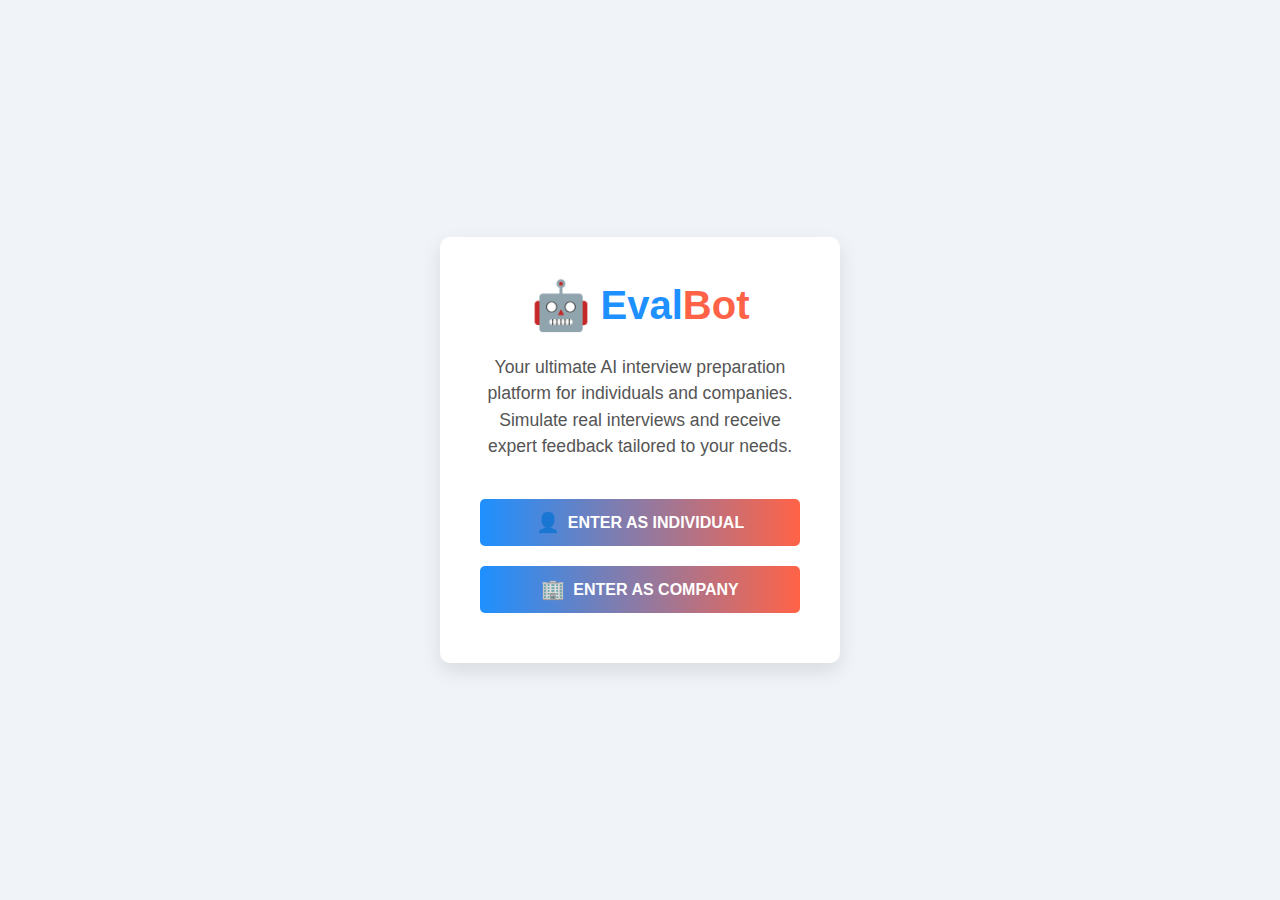
<file: index.html>
<!DOCTYPE html>
<html lang="en">
<head>
    <meta charset="UTF-8">
    <meta name="viewport" content="width=device-width, initial-scale=1.0">
    <title>Interviewer AI - Home</title>
    <style>
        /* General Reset and Body Styling */
        * {
            margin: 0;
            padding: 0;
            box-sizing: border-box;
        }

        body {
            font-family: 'Arial', sans-serif;
            display: flex;
            justify-content: center;
            align-items: center;
            height: 100vh;
            background-color: #f0f4f8;
            color: #333;
        }

        /* Container Styling */
        .container {
            display: flex;
            flex-direction: column;
            align-items: center;
            padding: 40px;
            background-color: #ffffff;
            border-radius: 10px;
            box-shadow: 0px 8px 20px rgba(0, 0, 0, 0.1);
            max-width: 400px;
            text-align: center;
        }

        /* Logo Styling */
        .logo {
            display: flex;
            align-items: center;
            font-family: 'Segoe UI', Tahoma, Geneva, sans-serif;
            font-size: 2.5em;
            font-weight: 800;
            color: #1e90ff;
            margin-bottom: 20px;
        }

        .robot-icon {
            font-size: 1.2em;
            color: #ff6347;
            margin-right: 10px;
        }

        .bot-text {
            color: #ff6347;
        }

        /* Description Styling */
        .description {
            font-size: 1.1em;
            color: #555;
            margin-bottom: 30px;
            line-height: 1.5;
        }

        /* Button Styling */
        .animated-button {
            display: flex;
            align-items: center;
            justify-content: center;
            width: 100%;
            padding: 12px;
            margin: 10px 0;
            font-size: 1em;
            font-weight: bold;
            color: #fff;
            background: linear-gradient(90deg, #1e90ff, #ff6347);
            border: none;
            border-radius: 5px;
            cursor: pointer;
            transition: transform 0.3s ease, box-shadow 0.3s ease;
            text-transform: uppercase;
        }

        .animated-button:hover {
            transform: translateY(-3px);
            box-shadow: 0px 4px 10px rgba(0, 0, 0, 0.2);
        }

        .button-icon {
            font-size: 1.2em;
            margin-right: 8px;
        }

        /* Media Query for Mobile Responsiveness */
        @media (max-width: 500px) {
            .container {
                padding: 20px;
                max-width: 90%;
            }

            .logo {
                font-size: 2em;
            }

            .animated-button {
                font-size: 0.9em;
            }
        }
    </style>
</head>
<body>
    <div class="container">
        <!-- Logo Section with Robot Icon -->
        <div class="logo">
            <span class="robot-icon">🤖</span> Eval<span class="bot-text">Bot</span>
        </div>
        
        <!-- Description Text -->
        <p class="description">Your ultimate AI interview preparation platform for individuals and companies. Simulate real interviews and receive expert feedback tailored to your needs.</p>
        
        <!-- Animated Buttons for Navigation -->
        <button class="animated-button" onclick="navigateTo('individual.html')">
            <span class="button-icon">👤</span> Enter as Individual
        </button>
        <button class="animated-button" onclick="navigateTo('company.html')">
            <span class="button-icon">🏢</span> Enter as Company
        </button>
    </div>

    <script>
        function navigateTo(page) {
            window.location.href = page;
        }
    </script>
</body>
</html>
</file>
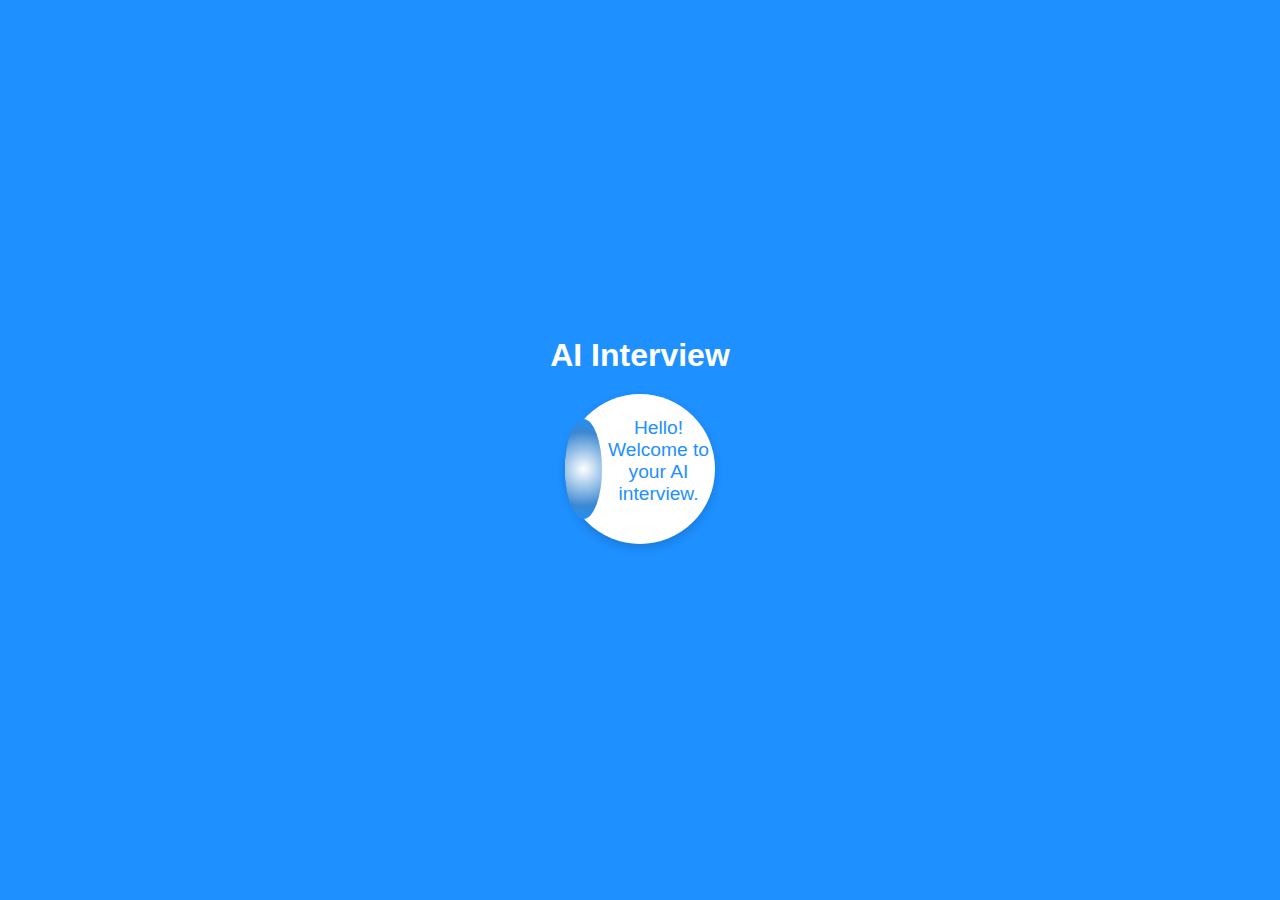
<file: ai_interview.html>
<!DOCTYPE html>
<html lang="en">
<head>
    <meta charset="UTF-8">
    <meta name="viewport" content="width=device-width, initial-scale=1.0">
    <title>AI Interview - Interviewer AI</title>
    <link rel="stylesheet" href="styles.css">
    <style></style>
</head>
<body>
    <div class="container ai-interview">
        <!-- AI Avatar Section -->
        <div class="ai-avatar-section">
            <h2>AI Interview</h2>
            <div id="ai-avatar">
                <div class="avatar-animation"></div>
                <p id="ai-text">Preparing your interview...</p>
            </div>
            <button id="nextButton" class="next-button" onclick="nextQuestion()" style="display:none;">Next Question</button>
        </div>

        <!-- User Camera Section -->
        <!-- <div class="camera-section">
            <video id="userCamera" autoplay playsinline></video>
        </div> -->
    </div>

    <script>
        // Access and display camera
        async function openCamera() {
            const video = document.getElementById("userCamera");
            try {
                const stream = await navigator.mediaDevices.getUserMedia({ video: true });
                video.srcObject = stream;
            } catch (err) {
                console.error("Error accessing camera: ", err);
            }
        }

        openCamera();

        // Questions for the AI Interview
        const questions = [
            "Tell me about yourself.",
            "What are your greatest strengths?",
            "Describe a challenging project you've worked on.",
            "How do you handle stress and pressure?",
            "Where do you see yourself in five years?"
        ];

        let questionIndex = 0;

        // Function to start the interview with the first question
        function startInterview() {
            document.getElementById("ai-text").textContent = "Hello! Welcome to your AI interview.";
            speak("Hello! Welcome to your AI interview.");
            setTimeout(() => askQuestion(), 3000);
        }

        // Function to display AI's question and speak it out loud
        function askQuestion() {
            if (questionIndex < questions.length) {
                const question = questions[questionIndex];
                document.getElementById("ai-text").textContent = question;
                speak(question);
                document.getElementById("nextButton").style.display = "block"; // Show Next button after question is asked
            } else {
                endInterview();
            }
        }

        // Function to move to the next question when "Next" is clicked
        function nextQuestion() {
            // Increment question index to show next question
            questionIndex++;
            
            // Hide the "Next" button temporarily
            document.getElementById("nextButton").style.display = "none";

            // Ask the next question
            if (questionIndex < questions.length) {
                askQuestion();
            } else {
                endInterview();
            }
        }

        // Text-to-Speech function for AI to ask questions
        function speak(text) {
            const utterance = new SpeechSynthesisUtterance(text);
            utterance.lang = 'en-US';
            speechSynthesis.speak(utterance);
        }

        // End of Interview
        function endInterview() {
            document.getElementById("ai-text").textContent = "Thank you for completing the interview!";
            speak("Thank you for completing the interview!");
            document.getElementById("nextButton").style.display = "none"; // Hide Next button at end
        }

        // Start the Interview process
        startInterview();
    </script>
</body>
</html>
</file>
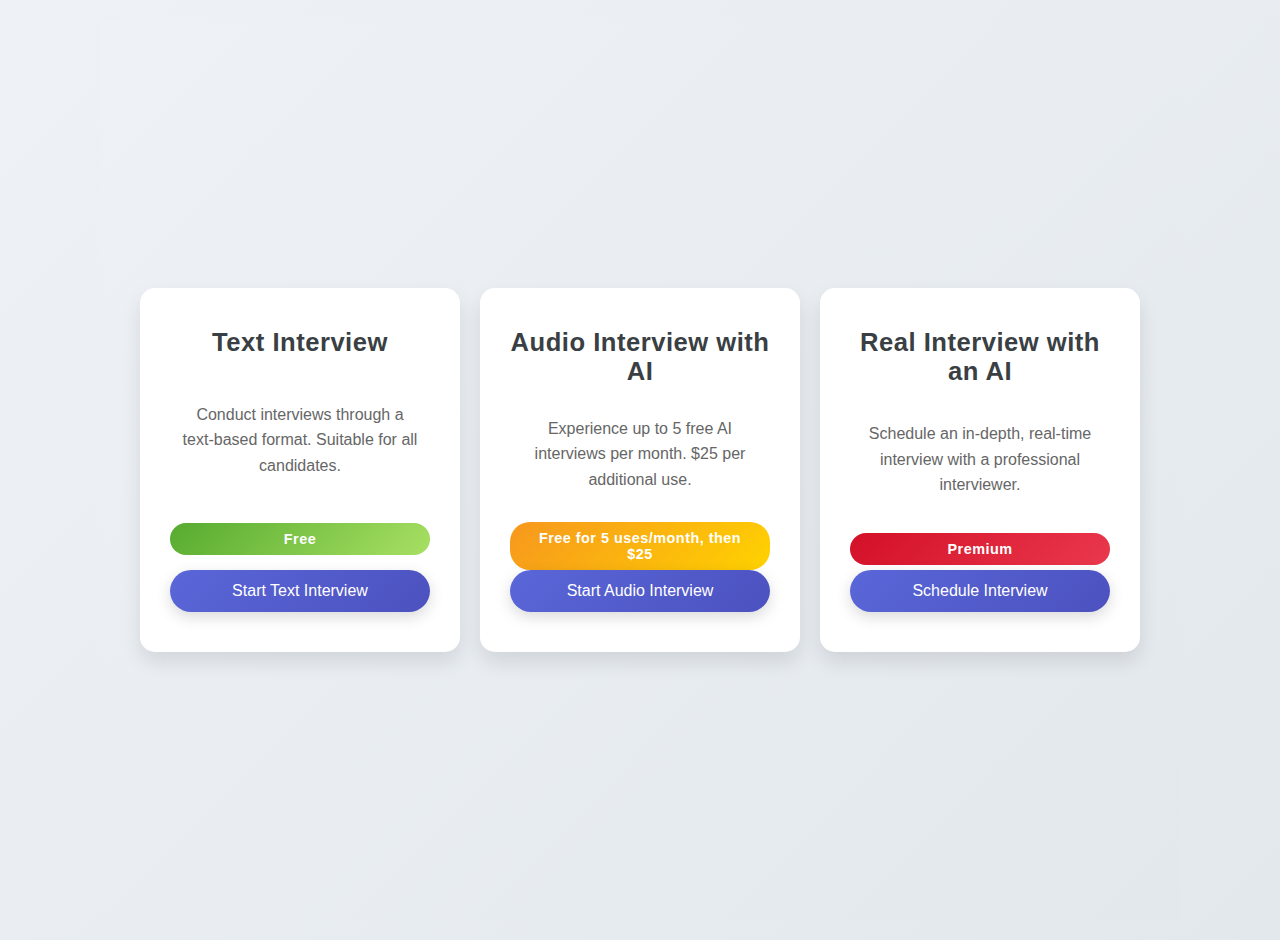
<file: individual.html>
<!DOCTYPE html>
<html lang="en">
<head>
    <meta charset="UTF-8">
    <meta name="viewport" content="width=device-width, initial-scale=1.0">
    <title>Individual - Interviewer AI</title>
    <style>
        /* General Reset and Font */
        * {
            margin: 0;
            padding: 0;
            box-sizing: border-box;
            font-family: 'Segoe UI', Tahoma, Geneva, Verdana, sans-serif;
        }

        body, html {
            background: linear-gradient(135deg, #eef2f7, #e3e8ed);
            display: flex;
            align-items: center;
            justify-content: center;
            min-height: 100vh;
            padding: 20px;
            color: #333;
        }

        /* Main Container */
        .container {
            display: flex;
            gap: 20px;
            max-width: 1200px;
            justify-content: center;
            padding: 20px;
            flex-wrap: wrap;
        }

        /* Interview Option Card */
        .interview-option {
            width: 320px;
            background: #ffffff;
            border-radius: 15px;
            box-shadow: 0 10px 20px rgba(0, 0, 0, 0.1);
            padding: 40px 30px;
            text-align: center;
            transition: transform 0.3s ease, box-shadow 0.3s ease;
            display: flex;
            flex-direction: column;
            justify-content: space-between;
        }

        .interview-option:hover {
            transform: translateY(-8px);
            box-shadow: 0 15px 25px rgba(0, 0, 0, 0.15);
        }

        /* Card Header */
        .interview-option h3 {
            font-size: 1.6em;
            color: #3a3f44;
            margin-bottom: 15px;
            letter-spacing: 0.5px;
        }

        /* Description */
        .interview-option p {
            font-size: 1em;
            color: #666;
            margin: 15px 0 25px;
            line-height: 1.6;
            padding: 0 10px;
        }

        /* Pricing Label Styles */
        .label {
            font-size: 0.9em;
            font-weight: 600;
            padding: 8px 16px;
            border-radius: 20px;
            display: inline-block;
            margin-top: 5px;
            color: #ffffff;
            letter-spacing: 0.5px;
        }

        .label.free {
            background: linear-gradient(135deg, #56ab2f, #a8e063);
        }

        .label.limited {
            background: linear-gradient(135deg, #f7971e, #ffd200);
        }

        .label.premium {
            background: linear-gradient(135deg, #d31027, #ea384d);
        }

        /* Action Button */
        .button {
            background: linear-gradient(135deg, #5a67d8, #4c51bf);
            color: white;
            border: none;
            padding: 12px 20px;
            border-radius: 30px;
            font-size: 1em;
            cursor: pointer;
            transition: background 0.3s ease, transform 0.3s ease, box-shadow 0.3s ease;
            box-shadow: 0 5px 15px rgba(0, 0, 0, 0.15);
        }

        .button:hover {
            background: linear-gradient(135deg, #434190, #3730a3);
            transform: translateY(-3px);
            box-shadow: 0 8px 18px rgba(0, 0, 0, 0.2);
        }
    </style>
</head>
<body>
    <div class="container">
        <!-- Text Interview (Free) -->
        <div class="interview-option">
            <h3>Text Interview</h3>
            <p>Conduct interviews through a text-based format. Suitable for all candidates.</p>
            <span class="label free">Free</span>
            <button class="button" onclick="navigateTo('text_interview.html')">Start Text Interview</button>
        </div>

        <!-- Interview with AI (Limited) -->
        <div class="interview-option">
            <h3>Audio Interview with AI</h3>
            <p>Experience up to 5 free AI interviews per month. $25 per additional use.</p>
            <span class="label limited">Free for 5 uses/month, then $25</span>
            <button class="button" onclick="navigateTo('ai_interview.html')">Start Audio Interview</button>
        </div>

        <!-- Real Interview with a Person (Premium) -->
        <div class="interview-option">
            <h3>Real Interview with an AI</h3>
            <p>Schedule an in-depth, real-time interview with a professional interviewer.</p>
            <span class="label premium">Premium</span>
            <button class="button" onclick="alert('Please set an appointment for a real interview.')">Schedule Interview</button>
        </div>
    </div>

    <script>
        function navigateTo(page) {
            window.location.href = page;
        }
    </script>
</body>
</html>
</file>
<file: styles.css>
/* Reset & General Styles */
* {
    margin: 0;
    padding: 0;
    box-sizing: border-box;
    font-family: 'Arial', sans-serif;
}

body, html {
    height: 100%;
    background-color: #f9f9f9;
    color: #333;
}

h1, h2, p {
    margin-bottom: 1rem;
}

/* Container */
.container {
    display: flex;
    height: 100vh;
}

/* Left Section: Logo & Description */
.left-section {
    flex: 1;
    background: linear-gradient(135deg, #1e90ff, #3a88d2);
    color: #fff;
    display: flex;
    flex-direction: column;
    align-items: center;
    justify-content: center;
    padding: 20px;
    text-align: center;
    transition: all 0.3s ease;
}

.left-section h1 {
    font-size: 3em;
    font-weight: 700;
}

.left-section p {
    font-size: 1.2em;
    max-width: 400px;
    line-height: 1.6;
}

/* Right Section: Animated Buttons */
.right-section {
    flex: 1;
    display: flex;
    flex-direction: column;
    align-items: center;
    justify-content: center;
    background-color: #fff;
    transition: all 0.3s ease;
}

/* Animated Button */
.animated-button {
    margin: 10px;
    padding: 15px 30px;
    font-size: 1.2em;
    color: #fff;
    background: linear-gradient(135deg, #1e90ff, #3a88d2);
    border: none;
    border-radius: 50px;
    cursor: pointer;
    box-shadow: 0 4px 10px rgba(0, 0, 0, 0.15);
    transition: transform 0.3s ease, box-shadow 0.3s ease, background 0.3s ease;
}

.animated-button:hover {
    transform: translateY(-5px);
    box-shadow: 0 8px 15px rgba(0, 0, 0, 0.2);
    background: linear-gradient(135deg, #3a88d2, #1e90ff);
}

/* Interview Type Buttons */
.interview-type-container {
    text-align: center;
}

.interview-type-container h2 {
    font-size: 2em;
    color: #1e90ff;
    margin-bottom: 1.5rem;
}

.interview-type-container .animated-button {
    width: 60%;
    max-width: 300px;
    margin: 15px 0;
}

/* Form & Question Styles */
.question-container {
    width: 80%;
    max-width: 600px;
    background-color: #fff;
    padding: 30px;
    border-radius: 8px;
    box-shadow: 0 8px 20px rgba(0, 0, 0, 0.1);
    text-align: center;
    margin: auto;
}

.question-container h2 {
    color: #1e90ff;
}

.question-container select, .question-container textarea {
    width: 100%;
    padding: 12px;
    margin: 1rem 0;
    border: 1px solid #ddd;
    border-radius: 5px;
    font-size: 1em;
    color: #555;
}

textarea {
    resize: vertical;
    height: 120px;
}

.next-button {
    background-color: #1e90ff;
    color: #fff;
    border: none;
    padding: 10px 20px;
    border-radius: 50px;
    cursor: pointer;
    font-size: 1em;
    transition: background-color 0.3s ease;
}

.next-button:hover {
    background-color: #3a88d2;
}

/* Interview Report Styles */
.report-container {
    margin-top: 20px;
}

.report-container h3 {
    color: #333;
}

.report-container ul {
    list-style-type: none;
    padding: 0;
}

.report-container li {
    background-color: #f4f4f4;
    padding: 10px;
    margin-bottom: 5px;
    border-radius: 5px;
}

/* AI Interview Page Styles */
.ai-interview {
    display: flex;
}

.ai-avatar-section, .camera-section {
    flex: 1;
    display: flex;
    flex-direction: column;
    align-items: center;
    justify-content: center;
    padding: 20px;
}

.ai-avatar-section {
    background-color: #1e90ff;
    color: #fff;
}

.ai-avatar-section h2 {
    font-size: 2em;
    margin-bottom: 20px;
}

#ai-avatar {
    width: 150px;
    height: 150px;
    background-color: #fff;
    border-radius: 50%;
    display: flex;
    align-items: center;
    justify-content: center;
    font-size: 1.2em;
    color: #1e90ff;
    box-shadow: 0 4px 10px rgba(0, 0, 0, 0.15);
}

.camera-section {
    background-color: #f4f4f4;
}

#userCamera {
    width: 80%;
    max-width: 400px;
    border-radius: 10px;
    box-shadow: 0 4px 10px rgba(0, 0, 0, 0.15);
}
/* AI Avatar Animation */
.avatar-animation {
    width: 100px;
    height: 100px;
    background: radial-gradient(circle, #1e90ff 0%, #3a88d2 70%, #1e90ff 100%);
    border-radius: 50%;
    animation: pulse 2s infinite;
}

@keyframes pulse {
    0%, 100% {
        transform: scale(1);
    }
    50% {
        transform: scale(1.1);
    }
}
/* Layout adjustments for AI Interview page */
.container.ai-interview {
    display: flex;
}

/* AI Avatar Section on the Left */
.ai-avatar-section {
    flex: 1;
    background-color: #1e90ff;
    color: white;
    display: flex;
    flex-direction: column;
    align-items: center;
    justify-content: center;
    padding: 20px;
    text-align: center;
}

#ai-avatar {
    margin-bottom: 20px;
}

.avatar-animation {
    width: 100px;
    height: 100px;
    background: radial-gradient(circle, #fff 0%, #3a88d2 70%, #1e90ff 100%);
    border-radius: 50%;
    animation: pulse 2s infinite;
}

@keyframes pulse {
    0%, 100% {
        transform: scale(1);
    }
    50% {
        transform: scale(1.1);
    }
}

.next-button {
    background-color: #ffffff;
    color: #1e90ff;
    border: none;
    padding: 10px 20px;
    border-radius: 5px;
    cursor: pointer;
    margin-top: 15px;
}

.next-button:hover {
    background-color: #3a88d2;
}

/* Camera Section on the Right */
.camera-section {
    flex: 1;
    display: flex;
    align-items: center;
    justify-content: center;
    background-color: #f4f4f4;
    padding: 20px;
}

#userCamera {
    width: 80%;
    max-width: 500px;
    border-radius: 10px;
    box-shadow: 0 4px 10px rgba(0, 0, 0, 0.15);
}
</file>
